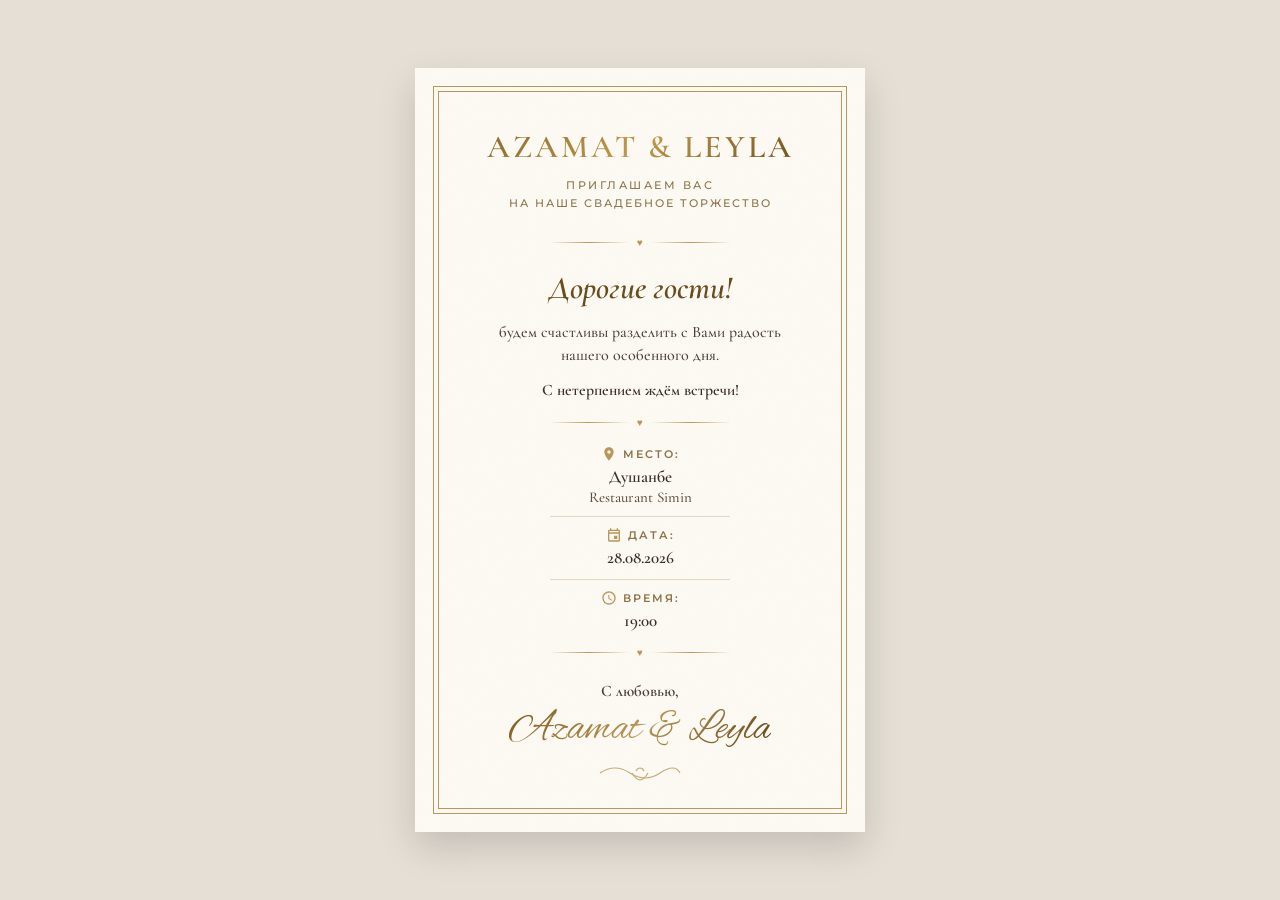
<file: index.html>
<!DOCTYPE html>
<html lang="ru">
<head>
    <meta charset="UTF-8">
    <meta name="viewport" content="width=device-width, initial-scale=1.0">
    <title>Свадебное приглашение — Azamat & Leyla</title>
    <!-- Праздничные шрифты Google Fonts -->
    <link rel="preconnect" href="https://fonts.googleapis.com">
    <link rel="preconnect" href="https://fonts.gstatic.com" crossorigin>
    <link href="https://fonts.googleapis.com/css2?family=Alex+Brush&family=Cormorant+Garamond:ital,wght@0,400;0,500;0,600;0,700;1,400;1,600&family=Montserrat:wght@400;500;600&display=swap" rel="stylesheet">
    <link rel="stylesheet" href="index.css">
</head>
<body>

    <div class="invitation-card">

        <!-- Внешняя и внутренняя рамка -->
        <div class="border-outer">
            <div class="border-inner">

                <!-- Имена молодоженов -->
                <h1 class="names-header">AZAMAT & LEYLA</h1>

                <!-- Подзаголовок -->
                <div class="subtitle">ПРИГЛАШАЕМ ВАС</div>
                <div class="subtitle-sub">НА НАШЕ СВАДЕБНОЕ ТОРЖЕСТВО</div>

                <!-- Разделитель с сердечком -->
                <div class="divider">
                    <span class="divider-heart">♥</span>
                </div>

                <!-- Обращение к гостю -->
                <div class="guest-name"><span id="guest-name">Дорогие гости</span>!</div>

                <!-- Текст приглашения -->
                <p class="invitation-text">
                    будем счастливы разделить с Вами радость нашего особенного дня.
                </p>

                <p class="waiting-text">
                    С нетерпением ждём встречи!
                </p>

                <!-- Разделитель -->
                <div class="divider">
                    <span class="divider-heart">♥</span>
                </div>

                <!-- Блок с информацией (Место, Дата, Время) -->
                <div class="info-block">
                    
                    <!-- МЕСТО -->
                    <div class="info-item">
                        <div class="info-label">
                            <svg class="info-icon" viewBox="0 0 24 24">
                                <path d="M12 2C8.13 2 5 5.13 5 9c0 5.25 7 13 7 13s7-7.75 7-13c0-3.87-3.13-7-7-7zm0 9.5c-1.38 0-2.5-1.12-2.5-2.5s1.12-2.5 2.5-2.5 2.5 1.12 2.5 2.5-1.12 2.5-2.5 2.5z"/>
                            </svg>
                            МЕСТО:
                        </div>
                        <div class="info-value">Душанбе</div>
                        <div class="info-value-sub">Restaurant Simin</div>
                    </div>

                    <div class="info-divider"></div>

                    <!-- ДАТА -->
                    <div class="info-item">
                        <div class="info-label">
                            <svg class="info-icon" viewBox="0 0 24 24">
                                <path d="M19 4h-1V2h-2v2H8V2H6v2H5c-1.11 0-1.99.9-1.99 2L3 20c0 1.1.89 2 2 2h14c1.1 0 2-.9 2-2V6c0-1.1-.9-2-2-2zm0 16H5V10h14v10zm0-12H5V6h14v2zm-7 5h5v5h-5z"/>
                            </svg>
                            ДАТА:
                        </div>
                        <div class="info-value">28.08.2026</div>
                    </div>

                    <div class="info-divider"></div>

                    <!-- ВРЕМЯ -->
                    <div class="info-item">
                        <div class="info-label">
                            <svg class="info-icon" viewBox="0 0 24 24">
                                <path d="M11.99 2C6.47 2 2 6.48 2 12s4.47 10 9.99 10C17.52 22 22 17.52 22 12S17.52 2 11.99 2zM12 20c-4.42 0-8-3.58-8-8s3.58-8 8-8 8 3.58 8 8-3.58 8-8 8zm.5-13H11v6l5.25 3.15.75-1.23-4.5-2.67z"/>
                            </svg>
                            ВРЕМЯ:
                        </div>
                        <div class="info-value">19:00</div>
                    </div>

                </div>

                <!-- Разделитель -->
                <div class="divider" style="margin-top: 15px;"><span class="divider-heart">♥</span>
                </div>

                <!-- Завершение с каллиграфическим шрифтом -->
                <div class="signature-block">
                    <div class="with-love">С любовью,</div>
                    <div class="couple-signature">Azamat & Leyla</div>
                </div>

                <!-- Завитушка (орнамент снизу) -->
                <svg class="ornament-bottom" viewBox="0 0 100 20" fill="none" stroke="#b89759" stroke-width="1.2">
                    <path d="M10,10 Q25,0 40,10 T70,10 T90,10" fill="none"/>
                    <path d="M42,10 C45,15 48,17 50,17 C52,17 55,15 58,10" fill="none"/>
                    <path d="M46,8 C48,4 52,4 54,8" fill="none"/>
                </svg>

            </div>
        </div>
        <!-- Скрипт подстановки имени -->
       <script>
  const params = new URLSearchParams(window.location.search);
  const name = params.get('name');
  const greeting = params.get('greeting'); // Считывает "Дорогой", "Дорогая" или "Дорогие"

  if (name) {
    let fullText = name;
    if (greeting) {
      fullText = greeting + ' ' + name;
    }
    document.getElementById('guest-name').textContent = fullText;
  }
</script>
    </div>

</body>
</html>
</file>
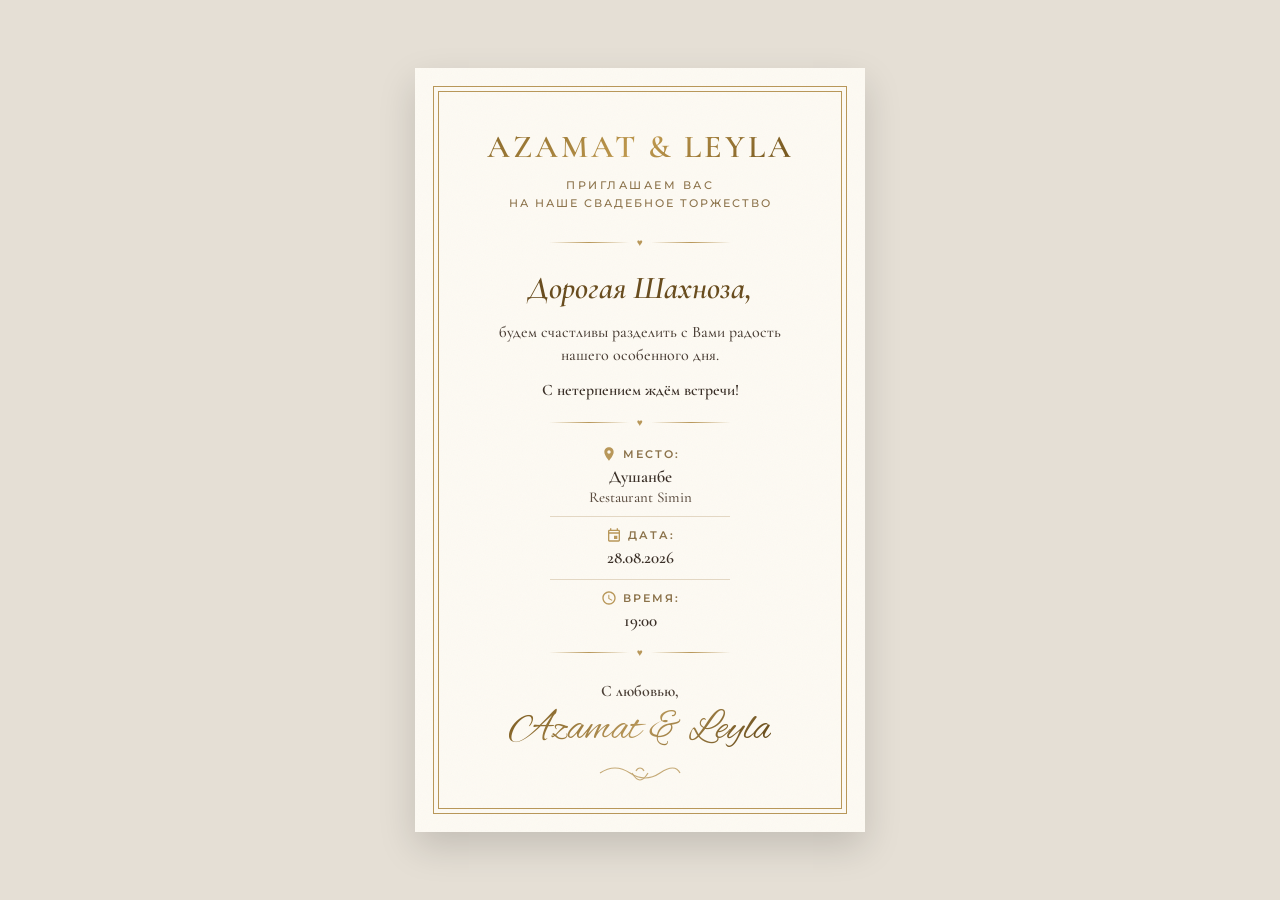
<file: Приглашение.html>
<!DOCTYPE html>
<html lang="ru">
<head>
    <meta charset="UTF-8">
    <meta name="viewport" content="width=device-width, initial-scale=1.0">
    <title>Свадебное приглашение — Azamat & Leyla</title>
    <!-- Праздничные шрифты Google Fonts -->
    <link rel="preconnect" href="https://fonts.googleapis.com">
    <link rel="preconnect" href="https://fonts.gstatic.com" crossorigin>
    <link href="https://fonts.googleapis.com/css2?family=Alex+Brush&family=Cormorant+Garamond:ital,wght@0,400;0,500;0,600;0,700;1,400;1,600&family=Montserrat:wght@400;500;600&display=swap" rel="stylesheet">
    <link rel="stylesheet" href="Приглашение.css">
</head>
<body>

    <div class="invitation-card">

        <!-- Внешняя и внутренняя рамка -->
        <div class="border-outer">
            <div class="border-inner">

                <!-- Имена молодоженов -->
                <h1 class="names-header">AZAMAT & LEYLA</h1>

                <!-- Подзаголовок -->
                <div class="subtitle">ПРИГЛАШАЕМ ВАС</div>
                <div class="subtitle-sub">НА НАШЕ СВАДЕБНОЕ ТОРЖЕСТВО</div>

                <!-- Разделитель с сердечком -->
                <div class="divider">
                    <span class="divider-heart">♥</span>
                </div>

                <!-- Обращение к гостю -->
                <div class="guest-name">Дорогая Шахноза,</div>

                <!-- Текст приглашения -->
                <p class="invitation-text">
                    будем счастливы разделить с Вами радость нашего особенного дня.
                </p>

                <p class="waiting-text">
                    С нетерпением ждём встречи!
                </p>

                <!-- Разделитель -->
                <div class="divider">
                    <span class="divider-heart">♥</span>
                </div>

                <!-- Блок с информацией (Место, Дата, Время) -->
                <div class="info-block">
                    
                    <!-- МЕСТО -->
                    <div class="info-item">
                        <div class="info-label">
                            <svg class="info-icon" viewBox="0 0 24 24">
                                <path d="M12 2C8.13 2 5 5.13 5 9c0 5.25 7 13 7 13s7-7.75 7-13c0-3.87-3.13-7-7-7zm0 9.5c-1.38 0-2.5-1.12-2.5-2.5s1.12-2.5 2.5-2.5 2.5 1.12 2.5 2.5-1.12 2.5-2.5 2.5z"/>
                            </svg>
                            МЕСТО:
                        </div>
                        <div class="info-value">Душанбе</div>
                        <div class="info-value-sub">Restaurant Simin</div>
                    </div>

                    <div class="info-divider"></div>

                    <!-- ДАТА -->
                    <div class="info-item">
                        <div class="info-label">
                            <svg class="info-icon" viewBox="0 0 24 24">
                                <path d="M19 4h-1V2h-2v2H8V2H6v2H5c-1.11 0-1.99.9-1.99 2L3 20c0 1.1.89 2 2 2h14c1.1 0 2-.9 2-2V6c0-1.1-.9-2-2-2zm0 16H5V10h14v10zm0-12H5V6h14v2zm-7 5h5v5h-5z"/>
                            </svg>
                            ДАТА:
                        </div>
                        <div class="info-value">28.08.2026</div>
                    </div>

                    <div class="info-divider"></div>

                    <!-- ВРЕМЯ -->
                    <div class="info-item">
                        <div class="info-label">
                            <svg class="info-icon" viewBox="0 0 24 24">
                                <path d="M11.99 2C6.47 2 2 6.48 2 12s4.47 10 9.99 10C17.52 22 22 17.52 22 12S17.52 2 11.99 2zM12 20c-4.42 0-8-3.58-8-8s3.58-8 8-8 8 3.58 8 8-3.58 8-8 8zm.5-13H11v6l5.25 3.15.75-1.23-4.5-2.67z"/>
                            </svg>
                            ВРЕМЯ:
                        </div>
                        <div class="info-value">19:00</div>
                    </div>

                </div>

                <!-- Разделитель -->
                <div class="divider" style="margin-top: 15px;"><span class="divider-heart">♥</span>
                </div>

                <!-- Завершение с каллиграфическим шрифтом -->
                <div class="signature-block">
                    <div class="with-love">С любовью,</div>
                    <div class="couple-signature">Azamat & Leyla</div>
                </div>

                <!-- Завитушка (орнамент снизу) -->
                <svg class="ornament-bottom" viewBox="0 0 100 20" fill="none" stroke="#b89759" stroke-width="1.2">
                    <path d="M10,10 Q25,0 40,10 T70,10 T90,10" fill="none"/>
                    <path d="M42,10 C45,15 48,17 50,17 C52,17 55,15 58,10" fill="none"/>
                    <path d="M46,8 C48,4 52,4 54,8" fill="none"/>
                </svg>

            </div>
        </div>
    </div>

</body>
</html>
</file>
<file: index.css>
* {
    box-sizing: border-box;
    margin: 0;
    padding: 0;
}

body {
    background-color: #e5dfd5;
    display: flex;
    justify-content: center;
    align-items: center;
    min-height: 100vh;
    padding: 20px 10px;
    font-family: 'Cormorant Garamond', serif;
    color: #4a3b32;
}

/* Главная карточка приглашения */
.invitation-card {
    background: #fdfaf3 url('data:image/svg+xml;utf8,<svg xmlns="http://www.w3.org/2000/svg" width="100" height="100" viewBox="0 0 100 100"><filter id="n"><feTurbulence type="fractalNoise" baseFrequency="0.8" numOctaves="3" stitchTiles="stitch"/></filter><rect width="100" height="100" filter="url(%23n)" opacity="0.03"/></svg>');
    width: 100%;
    max-width: 450px;
    padding: 18px;
    position: relative;
    box-shadow: 0 15px 35px rgba(0, 0, 0, 0.15);
    overflow: hidden;
}

/* Двойная золотая рамка */
.border-outer {
    border: 1px solid #b89759;
    padding: 4px;
    height: 100%;
}

.border-inner {
    border: 1.5px solid #b89759;
    padding: 35px 20px 25px 20px;
    display: flex;
    flex-direction: column;
    align-items: center;
    text-align: center;
    position: relative;
}

/* Имена молодоженов */
.names-header {
    font-family: 'Cormorant Garamond', serif;
    font-size: 32px;
    font-weight: 600;
    letter-spacing: 3px;
    background: linear-gradient(135deg, #8a692a 0%, #bf994e 50%, #70521c 100%);
    -webkit-background-clip: text;
    -webkit-text-fill-color: transparent;
    text-transform: uppercase;
    margin-bottom: 12px;
}

/* Подзаголовки */
.subtitle {
    font-family: 'Montserrat', sans-serif;
    font-size: 11px;
    letter-spacing: 2.5px;
    color: #8c734b;
    text-transform: uppercase;
    margin-bottom: 4px;
    font-weight: 500;
}

.subtitle-sub {
    font-family: 'Montserrat', sans-serif;
    font-size: 11px;
    letter-spacing: 2px;
    color: #8c734b;
    text-transform: uppercase;
    margin-bottom: 15px;
    font-weight: 500;
}

/* Разделительные линии */
.divider {
    width: 100%;
    display: flex;
    align-items: center;
    justify-content: center;
    margin: 12px 0;
}

.divider::before, .divider::after {
    content: "";
    height: 1px;
    width: 80px;
    background: linear-gradient(90deg, transparent, #b89759, transparent);
}

.divider-heart {
    color: #b89759;
    font-size: 10px;
    margin: 0 8px;
}

/* Имя гостя — «Дорогая Шахноза» */
.guest-name {
    font-family: 'Cormorant Garamond', serif;
    font-style: italic;
    font-size: 32px;
    color: #694d1f;
    margin: 8px 0 14px 0;
    font-weight: 600;
    line-height: 1.2;
}

/* Текст приглашения */
.invitation-text {
    font-size: 16px;
    line-height: 1.45;
    color: #4a3e35;
    max-width: 290px;
    margin-bottom: 12px;
    font-weight: 500;
}

.waiting-text {
    font-size: 16px;
    font-weight: 600;
    color: #3b3028;
    margin-bottom: 5px;
}

/* Детали события (Место, Дата, Время) */
.info-block {
    width: 100%;
    display: flex;
    flex-direction: column;
    align-items: center;
    margin-top: 5px;
}

.info-item {
    display: flex;
    flex-direction: column;
    align-items: center;
    width: 100%;
}

.info-label {
    display: flex;
    align-items: center;
    gap: 6px;
    font-family: 'Montserrat', sans-serif;
    font-size: 11px;
    letter-spacing: 2px;
    color: #8c734b;
    font-weight: 600;
    text-transform: uppercase;
    margin-bottom: 4px;
}

.info-icon {
    width: 16px;
    height: 16px;
    fill: #b89759;
}

.info-value {
    font-size: 17px;
    color: #3b3028;
    font-weight: 600;
    line-height: 1.3;
}

.info-value-sub {
    font-size: 15px;
    color: #5c4d40;
    font-weight: 500;
}

.info-divider {
    width: 180px;
    height: 1px;
    background: #e3d7c3;
    margin: 10px 0;
}

/* Подпись */
.signature-block {
    margin-top: 10px;
}

.with-love {
    font-size: 16px;
    font-weight: 600;
    color: #4a3e35;
    margin-bottom: 2px;
}

/* Свадебный каллиграфический шрифт для подписи */
.couple-signature {
    font-family: 'Alex Brush', cursive;
    font-size: 42px;background: linear-gradient(135deg, #7a5a1f 0%, #b89759 50%, #5c4112 100%);
    -webkit-background-clip: text;
    -webkit-text-fill-color: transparent;
    line-height: 1.2;
    padding-top: 2px;
}

/* Нижний орнамент */
.ornament-bottom {
    margin-top: 8px;
    width: 100px;
    height: 20px;
    opacity: 0.8;
}
</file>
<file: Приглашение.css>
* {
    box-sizing: border-box;
    margin: 0;
    padding: 0;
}

body {
    background-color: #e5dfd5;
    display: flex;
    justify-content: center;
    align-items: center;
    min-height: 100vh;
    padding: 20px 10px;
    font-family: 'Cormorant Garamond', serif;
    color: #4a3b32;
}

/* Главная карточка приглашения */
.invitation-card {
    background: #fdfaf3 url('data:image/svg+xml;utf8,<svg xmlns="http://www.w3.org/2000/svg" width="100" height="100" viewBox="0 0 100 100"><filter id="n"><feTurbulence type="fractalNoise" baseFrequency="0.8" numOctaves="3" stitchTiles="stitch"/></filter><rect width="100" height="100" filter="url(%23n)" opacity="0.03"/></svg>');
    width: 100%;
    max-width: 450px;
    padding: 18px;
    position: relative;
    box-shadow: 0 15px 35px rgba(0, 0, 0, 0.15);
    overflow: hidden;
}

/* Двойная золотая рамка */
.border-outer {
    border: 1px solid #b89759;
    padding: 4px;
    height: 100%;
}

.border-inner {
    border: 1.5px solid #b89759;
    padding: 35px 20px 25px 20px;
    display: flex;
    flex-direction: column;
    align-items: center;
    text-align: center;
    position: relative;
}

/* Имена молодоженов */
.names-header {
    font-family: 'Cormorant Garamond', serif;
    font-size: 32px;
    font-weight: 600;
    letter-spacing: 3px;
    background: linear-gradient(135deg, #8a692a 0%, #bf994e 50%, #70521c 100%);
    -webkit-background-clip: text;
    -webkit-text-fill-color: transparent;
    text-transform: uppercase;
    margin-bottom: 12px;
}

/* Подзаголовки */
.subtitle {
    font-family: 'Montserrat', sans-serif;
    font-size: 11px;
    letter-spacing: 2.5px;
    color: #8c734b;
    text-transform: uppercase;
    margin-bottom: 4px;
    font-weight: 500;
}

.subtitle-sub {
    font-family: 'Montserrat', sans-serif;
    font-size: 11px;
    letter-spacing: 2px;
    color: #8c734b;
    text-transform: uppercase;
    margin-bottom: 15px;
    font-weight: 500;
}

/* Разделительные линии */
.divider {
    width: 100%;
    display: flex;
    align-items: center;
    justify-content: center;
    margin: 12px 0;
}

.divider::before, .divider::after {
    content: "";
    height: 1px;
    width: 80px;
    background: linear-gradient(90deg, transparent, #b89759, transparent);
}

.divider-heart {
    color: #b89759;
    font-size: 10px;
    margin: 0 8px;
}

/* Имя гостя — «Дорогая Шахноза» */
.guest-name {
    font-family: 'Cormorant Garamond', serif;
    font-style: italic;
    font-size: 32px;
    color: #694d1f;
    margin: 8px 0 14px 0;
    font-weight: 600;
    line-height: 1.2;
}

/* Текст приглашения */
.invitation-text {
    font-size: 16px;
    line-height: 1.45;
    color: #4a3e35;
    max-width: 290px;
    margin-bottom: 12px;
    font-weight: 500;
}

.waiting-text {
    font-size: 16px;
    font-weight: 600;
    color: #3b3028;
    margin-bottom: 5px;
}

/* Детали события (Место, Дата, Время) */
.info-block {
    width: 100%;
    display: flex;
    flex-direction: column;
    align-items: center;
    margin-top: 5px;
}

.info-item {
    display: flex;
    flex-direction: column;
    align-items: center;
    width: 100%;
}

.info-label {
    display: flex;
    align-items: center;
    gap: 6px;
    font-family: 'Montserrat', sans-serif;
    font-size: 11px;
    letter-spacing: 2px;
    color: #8c734b;
    font-weight: 600;
    text-transform: uppercase;
    margin-bottom: 4px;
}

.info-icon {
    width: 16px;
    height: 16px;
    fill: #b89759;
}

.info-value {
    font-size: 17px;
    color: #3b3028;
    font-weight: 600;
    line-height: 1.3;
}

.info-value-sub {
    font-size: 15px;
    color: #5c4d40;
    font-weight: 500;
}

.info-divider {
    width: 180px;
    height: 1px;
    background: #e3d7c3;
    margin: 10px 0;
}

/* Подпись */
.signature-block {
    margin-top: 10px;
}

.with-love {
    font-size: 16px;
    font-weight: 600;
    color: #4a3e35;
    margin-bottom: 2px;
}

/* Свадебный каллиграфический шрифт для подписи */
.couple-signature {
    font-family: 'Alex Brush', cursive;
    font-size: 42px;background: linear-gradient(135deg, #7a5a1f 0%, #b89759 50%, #5c4112 100%);
    -webkit-background-clip: text;
    -webkit-text-fill-color: transparent;
    line-height: 1.2;
    padding-top: 2px;
}

/* Нижний орнамент */
.ornament-bottom {
    margin-top: 8px;
    width: 100px;
    height: 20px;
    opacity: 0.8;
}
</file>
